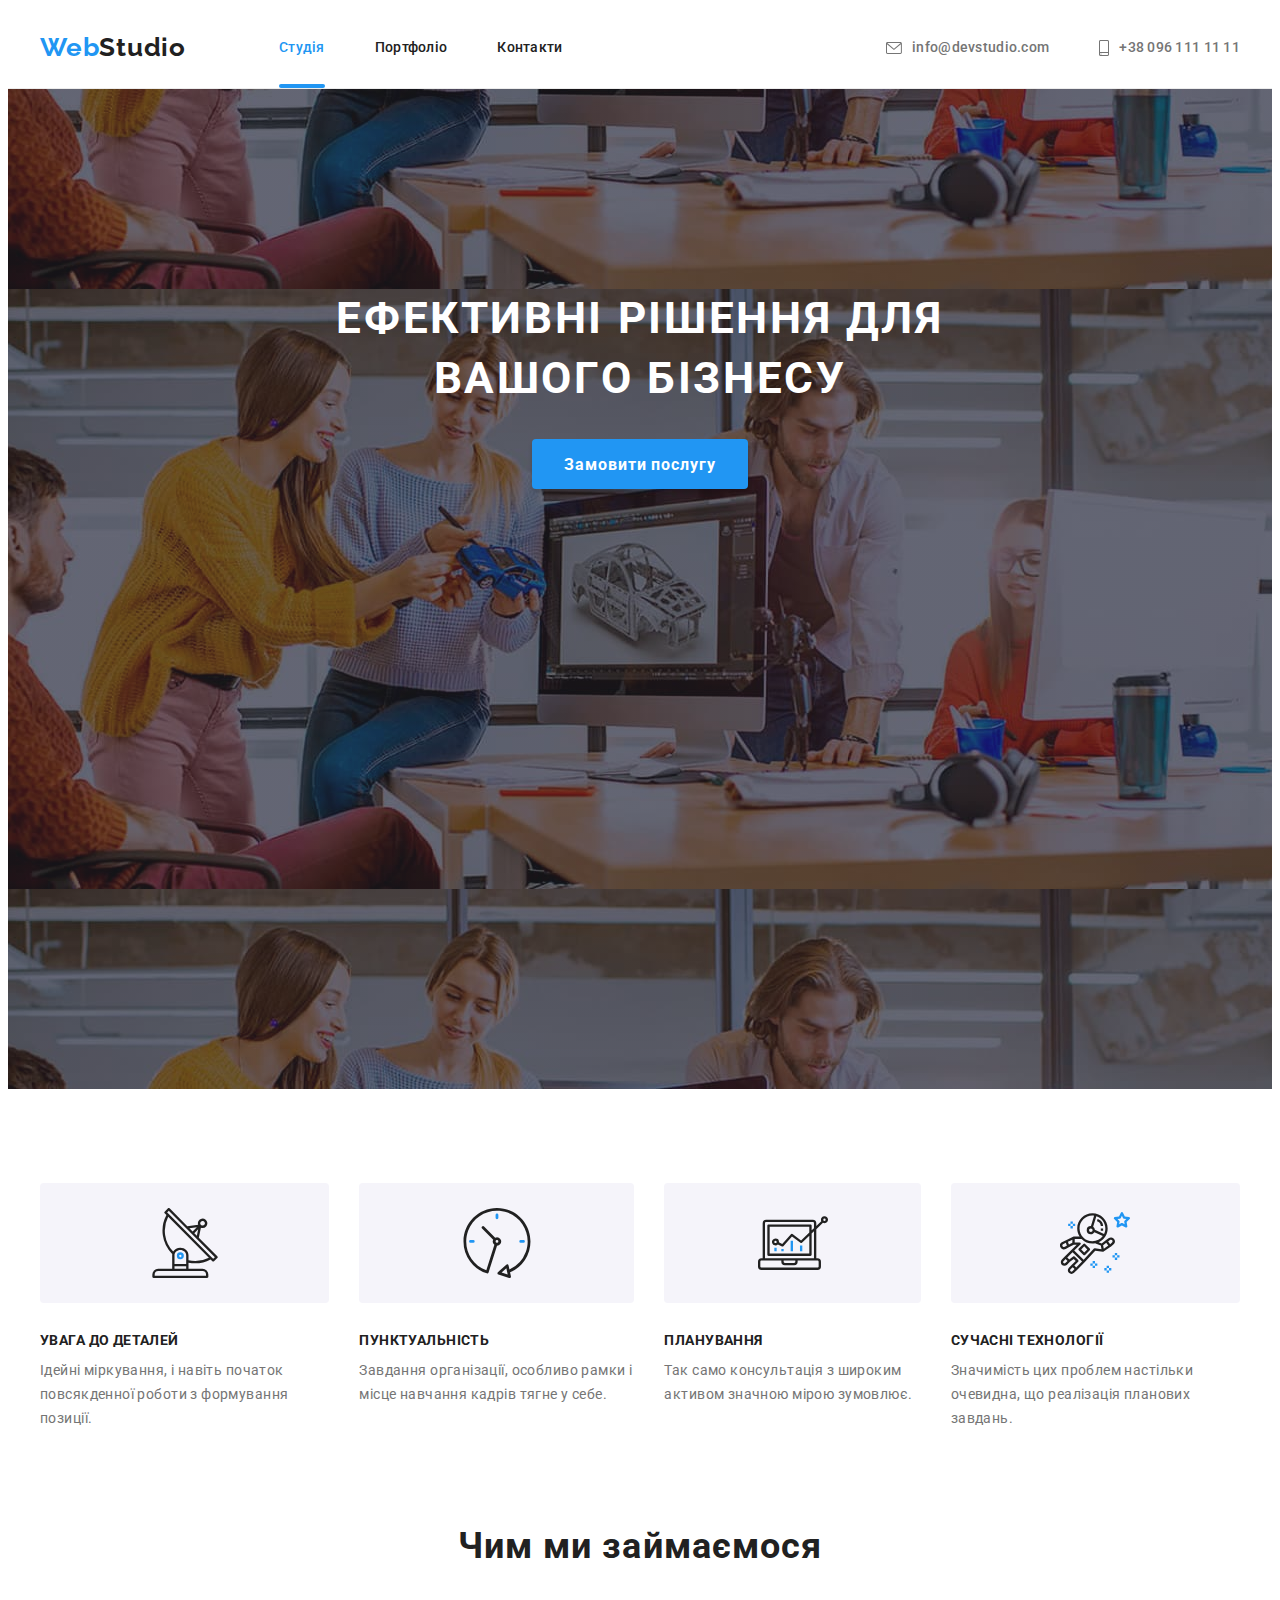
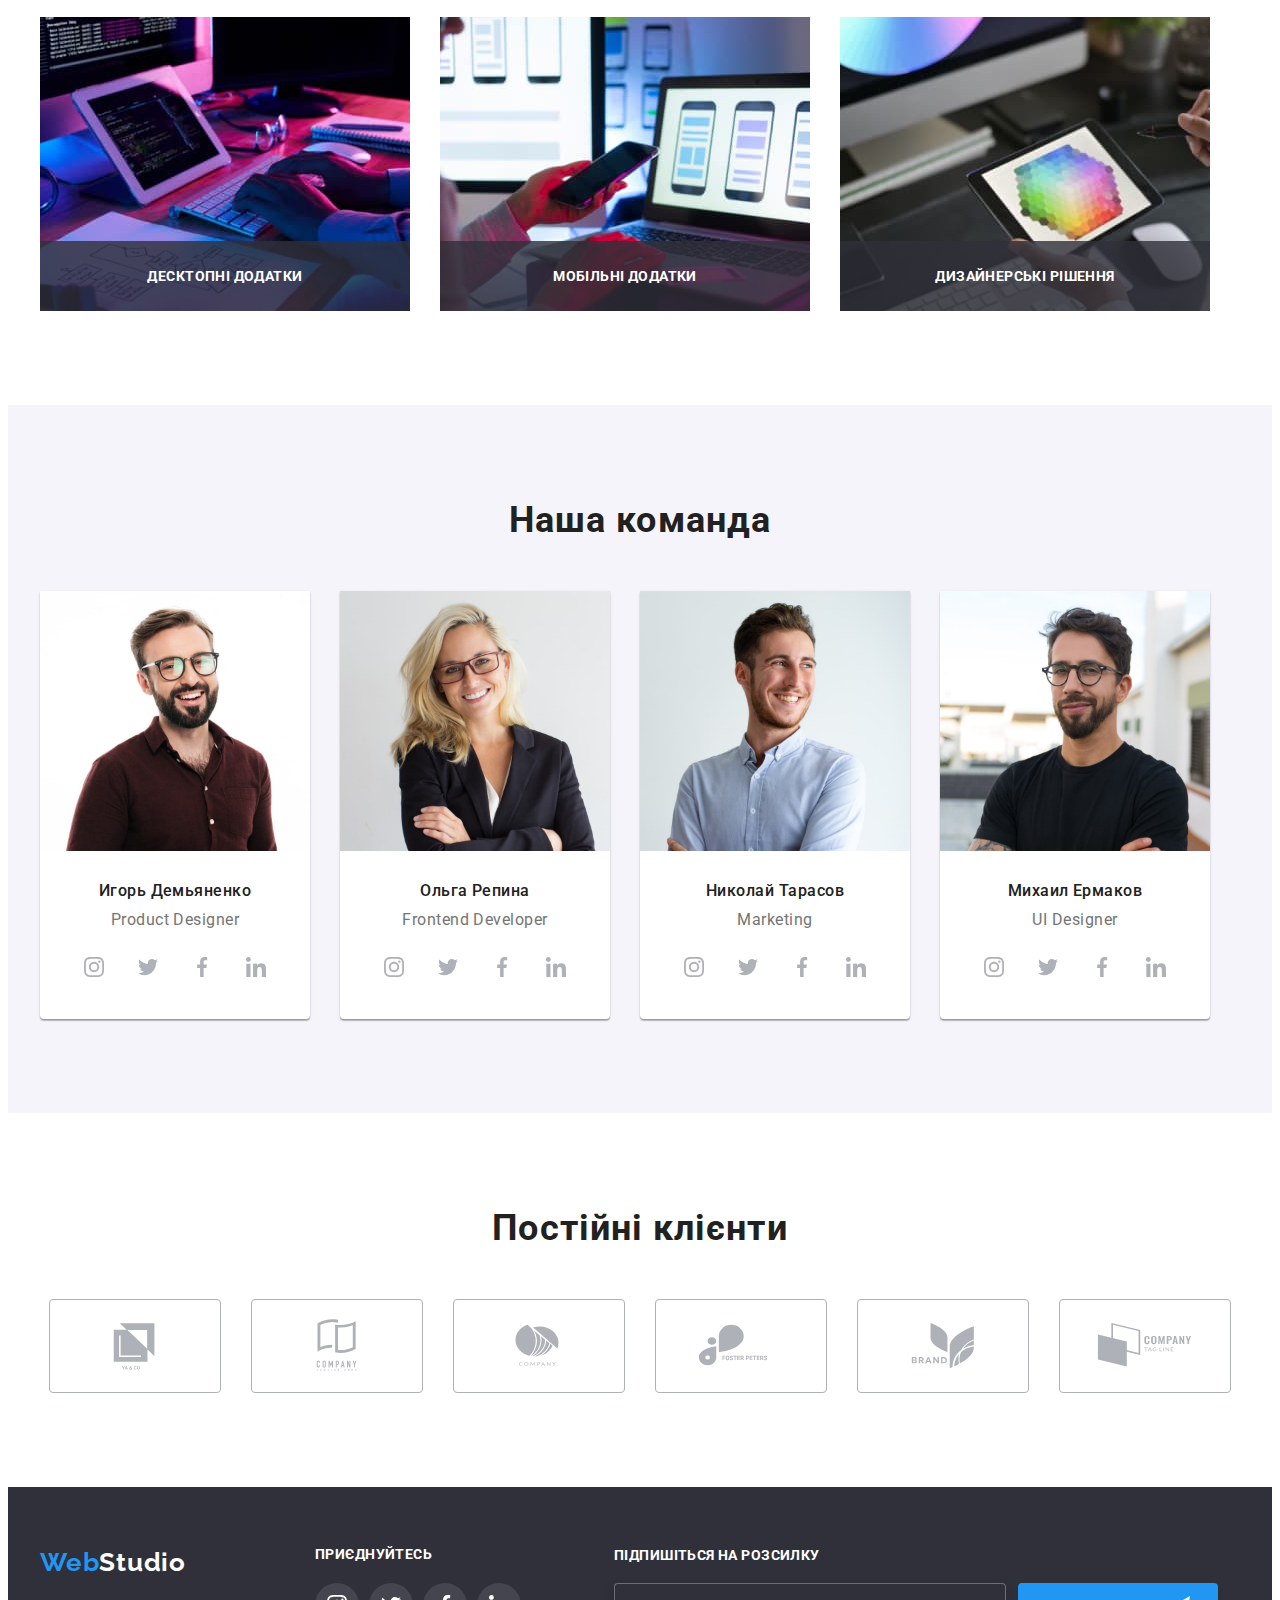
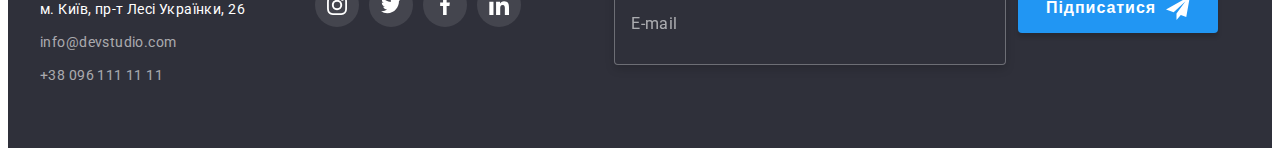
<file: index.html>
<!DOCTYPE html>
<html lang="uk">
  <head>
    <meta charset="UTF-8" />
    <meta http-equiv="X-UA-Compatible" content="IE=edge" />
    <meta name="viewport" content="width=device-width, initial-scale=1.0" />
    <link rel="preconnect" href="https://fonts.googleapis.com" />
    <link rel="preconnect" href="https://fonts.gstatic.com" crossorigin />
    <link
      href="https://fonts.googleapis.com/css2?family=Raleway:wght@700&family=Roboto:wght@400;500;700;900&display=swap"
      rel="stylesheet"
    />
    <title>WebStudio</title>
    <link
      rel="stylesheet"
      href="https://cdnjs.cloudflare.com/ajax/libs/modern-normalize/1.1.0/modern-normalize.min.css"
      integrity="sha512-wpPYUAdjBVSE4KJnH1VR1HeZfpl1ub8YT/NKx4PuQ5NmX2tKuGu6U/JRp5y+Y8XG2tV+wKQpNHVUX03MfMFn9Q=="
      crossorigin="anonymous"
      referrerpolicy="no-referrer"
    />
    <link rel="stylesheet" href="./css/style.css" />
  </head>
  <body>
    <header class="header">
      <div class="container main-nav">
        <nav class="header-nav">
          <a href="./index.html" class="logo link"
            >Web<span style="color: #212121">Studio</span>
          </a>
          <ul class="header-list list">
            <li class="header-item">
              <a href="" class="header-link link active">Студія</a>
            </li>
            <li class="header-item">
              <a href="./portfolio.html" class="header-link link">Портфоліо</a>
            </li>
            <li class="header-item">
              <a href="" class="header-link link">Контакти</a>
            </li>
          </ul>
        </nav>
        <ul class="header-contact-list list">
          <li class="item">
            <a href="malito:info@devstudio.com" class="header-contact">
              <svg class="mail-icon" width="16" height="12">
                <use href="./images/symbol-defs.svg#icon-envelope-1"></use>
              </svg>
              info@devstudio.com
            </a>
          </li>
          <li class="item">
            <a href="tel:+380961111111" class="header-contact">
              <svg class="mail-icon" width="10" height="16">
                <use href="./images/symbol-defs.svg#icon-smartphone-1"></use>
              </svg>
              +38 096 111 11 11</a
            >
          </li>
        </ul>
      </div>
    </header>

    <main>
      <section class="hero">
        <div class="container">
          <h1 class="hero-title">Ефективні рішення для вашого бізнесу</h1>
          <button type="button" class="hero-button" data-modal-open>
            Замовити послугу
          </button>
        </div>
      </section>

      <section class="peculiarities">
        <div class="container">
          <h2 hidden class="peculiarities-tittle">Ососбенности</h2>
          <ul class="peculiarities-list list">
            <li class="peculiarities-item">
              <h3>Увага до деталей</h3>
              <p>
                Ідейні міркування, і навіть початок повсякденної роботи з
                формування позиції.
              </p>
            </li>
            <li class="peculiarities-item">
              <h3>Пунктуальність</h3>
              <p>
                Завдання організації, особливо рамки і місце навчання кадрів
                тягне у себе.
              </p>
            </li>
            <li class="peculiarities-item">
              <h3>Планування</h3>
              <p>
                Так само консультація з широким активом значною мірою зумовлює.
              </p>
            </li>
            <li class="peculiarities-item">
              <h3>Сучасні технології</h3>
              <p>
                Значимість цих проблем настільки очевидна, що реалізація
                планових завдань.
              </p>
            </li>
          </ul>
        </div>
      </section>
      <section class="about">
        <div class="container">
          <h2 class="about-tittle">Чим ми займаємося</h2>
          <ul class="about-list list">
            <li class="about-item">
              <div class="text-abcolute">
                <img
                  src="./images/img-1.jpg"
                  alt="Людина набирає текст проекту"
                  width="370"
                  height="240"
                />
                <p class="text-up">Десктопні додатки</p>
              </div>
            </li>
            <li class="about-item">
              <div class="text-abcolute">
                <img
                  src="./images/img-2.jpg"
                  alt="Людина синхронізує ноутбук та мобильний телефон"
                  width="370"
                  height="240"
                />
                <p class="text-up">Мобільні додатки</p>
              </div>
            </li>
            <li class="about-item">
              <div class="text-abcolute">
                <img
                  src="./images/img-3.jpg"
                  alt="Людина выбирає колір з палітри"
                  width="370"
                  height="240"
                />
                <p class="text-up">Дизайнерські рішення</p>
              </div>
            </li>
          </ul>
        </div>
      </section>
      <section class="team">
        <div class="container">
          <h2 class="team-tittle">Наша команда</h2>
          <ul class="team-list list">
            <li class="team-item">
              <img
                src="./images/img-4.jpg"
                alt="Світлина працівника Игорь Демьяненко"
                width="270"
              />
              <h3>Игорь Демьяненко</h3>
              <p lang="en" class="team-text">Product Designer</p>
              <ul class="team-soc list">
                <li class="team-soc-icon">
                  <a href="" class="team-soc-link link">
                    <svg class="soc-icon" width="20" height="20">
                      <use href="./images/symbol-defs.svg#icon-instagram"></use>
                    </svg>
                  </a>
                </li>
                <li class="team-soc-icon">
                  <a href="" class="team-soc-link link">
                    <svg class="soc-icon" width="20" height="20">
                      <use href="./images/symbol-defs.svg#icon-twitter"></use>
                    </svg>
                  </a>
                </li>
                <li class="team-soc-icon">
                  <a href="" class="team-soc-link link">
                    <svg class="soc-icon" width="20" height="20">
                      <use href="./images/symbol-defs.svg#icon-facebook"></use>
                    </svg>
                  </a>
                </li>
                <li class="team-soc-icon">
                  <a href="" class="team-soc-link link">
                    <svg class="soc-icon" width="20" height="20">
                      <use href="./images/symbol-defs.svg#icon-linkedin"></use>
                    </svg>
                  </a>
                </li>
              </ul>
            </li>
            <li class="team-item">
              <img
                src="./images/img-5.jpg"
                alt="Світлина працівника Ольга Репина"
                width="270"
              />
              <h3>Ольга Репина</h3>
              <p lang="en" class="team-text">Frontend Developer</p>
              <ul class="team-soc list">
                <li class="team-soc-icon">
                  <a href="" class="team-soc-link link">
                    <svg class="soc-icon" width="20" height="20">
                      <use href="./images/symbol-defs.svg#icon-instagram"></use>
                    </svg>
                  </a>
                </li>
                <li class="team-soc-icon">
                  <a href="" class="team-soc-link link">
                    <svg class="soc-icon" width="20" height="20">
                      <use href="./images/symbol-defs.svg#icon-twitter"></use>
                    </svg>
                  </a>
                </li>
                <li class="team-soc-icon">
                  <a href="" class="team-soc-link link">
                    <svg class="soc-icon" width="20" height="20">
                      <use href="./images/symbol-defs.svg#icon-facebook"></use>
                    </svg>
                  </a>
                </li>
                <li class="team-soc-icon">
                  <a href="" class="team-soc-link link">
                    <svg class="soc-icon" width="20" height="20">
                      <use href="./images/symbol-defs.svg#icon-linkedin"></use>
                    </svg>
                  </a>
                </li>
              </ul>
            </li>
            <li class="team-item">
              <img
                src="./images/img-6.jpg"
                alt="Світлина працівника Николай Тарасов"
                width="270"
              />
              <h3>Николай Тарасов</h3>
              <p lang="en" class="team-text">Marketing</p>
              <ul class="team-soc list">
                <li class="team-soc-icon">
                  <a href="" class="team-soc-link link">
                    <svg class="soc-icon" width="20" height="20">
                      <use href="./images/symbol-defs.svg#icon-instagram"></use>
                    </svg>
                  </a>
                </li>
                <li class="team-soc-icon">
                  <a href="" class="team-soc-link link">
                    <svg class="soc-icon" width="20" height="20">
                      <use href="./images/symbol-defs.svg#icon-twitter"></use>
                    </svg>
                  </a>
                </li>
                <li class="team-soc-icon">
                  <a href="" class="team-soc-link link">
                    <svg class="soc-icon" width="20" height="20">
                      <use href="./images/symbol-defs.svg#icon-facebook"></use>
                    </svg>
                  </a>
                </li>
                <li class="team-soc-icon">
                  <a href="" class="team-soc-link link">
                    <svg class="soc-icon" width="20" height="20">
                      <use href="./images/symbol-defs.svg#icon-linkedin"></use>
                    </svg>
                  </a>
                </li>
              </ul>
            </li>
            <li class="team-item">
              <img
                src="./images/img-7.jpg"
                alt="Світлина працівника Михаил Ермаков"
                width="270"
              />
              <h3>Михаил Ермаков</h3>
              <p lang="en" class="team-text">UI Designer</p>
              <ul class="team-soc list">
                <li class="team-soc-icon">
                  <a href="" class="team-soc-link link">
                    <svg class="soc-icon" width="20" height="20">
                      <use href="./images/symbol-defs.svg#icon-instagram"></use>
                    </svg>
                  </a>
                </li>
                <li class="team-soc-icon">
                  <a href="" class="team-soc-link link">
                    <svg class="soc-icon" width="20" height="20">
                      <use href="./images/symbol-defs.svg#icon-twitter"></use>
                    </svg>
                  </a>
                </li>
                <li class="team-soc-icon">
                  <a href="" class="team-soc-link link">
                    <svg class="soc-icon" width="20" height="20">
                      <use href="./images/symbol-defs.svg#icon-facebook"></use>
                    </svg>
                  </a>
                </li>
                <li class="team-soc-icon">
                  <a href="" class="team-soc-link link">
                    <svg class="soc-icon" width="20" height="20">
                      <use href="./images/symbol-defs.svg#icon-linkedin"></use>
                    </svg>
                  </a>
                </li>
              </ul>
            </li>
          </ul>
        </div>
      </section>

      <section class="clients">
        <div class="container">
          <h2 class="clients-tittle">Постійні клієнти</h2>
          <ul class="clients-list list">
            <li class="client-item">
              <a href="" class="client-link link">
                <svg class="client-icon" width="106" height="60">
                  <use href="./images/symbol-defs.svg#icon-Logo-11"></use>
                </svg>
              </a>
            </li>
            <li class="client-item">
              <a href="" class="client-link link">
                <svg class="client-icon" width="106" height="60">
                  <use href="./images/symbol-defs.svg#icon-Logo-1"></use>
                </svg>
              </a>
            </li>
            <li class="client-item">
              <a href="" class="client-link link">
                <svg class="client-icon" width="106" height="60">
                  <use href="./images/symbol-defs.svg#icon-Logo-2"></use>
                </svg>
              </a>
            </li>
            <li class="client-item">
              <a href="" class="client-link link">
                <svg class="client-icon" width="106" height="60">
                  <use href="./images/symbol-defs.svg#icon-Logo-3"></use>
                </svg>
              </a>
            </li>
            <li class="client-item">
              <a href="" class="client-link link">
                <svg class="client-icon" width="106" height="60">
                  <use href="./images/symbol-defs.svg#icon-Logo-4"></use>
                </svg>
              </a>
            </li>
            <li class="client-item">
              <a href="" class="client-link link">
                <svg class="client-icon" width="106" height="60">
                  <use href="./images/symbol-defs.svg#icon-Logo-6"></use>
                </svg>
              </a>
            </li>
          </ul>
        </div>
      </section>
    </main>
    <footer class="footer">
      <div class="container box-contacts">
        <div class="contacts">
          <a href="./index.html" class="link footer-logo"
            >Web<span style="color: #ffff">Studio</span></a
          >
          <address class="address-soc">
            <ul class="footer-list list">
              <li class="footer-item">
                <a
                  href=" https://goo.gl/maps/LfRihioMRKPNniMt5"
                  target="_blank"
                  class="link"
                >
                  м. Київ, пр-т Лесі Українки, 26</a
                >
              </li>
              <li class="footer-item">
                <a href="malito:info@devstudio.com" class="footer-list link"
                  >info@devstudio.com</a
                >
              </li>
              <li class="footer-item">
                <a href="tel:+380961111111" class="footer-list link">
                  +38 096 111 11 11</a
                >
              </li>
            </ul>
          </address>
        </div>

        <div class="soc">
          <h3>приєднуйтесь</h3>
          <ul class="footer-soc">
            <li class="footer-soc-list list">
              <a href="" class="footer-soc-link link">
                <svg class="footer-icon" width="20" height="20">
                  <use href="./images/symbol-defs.svg#icon-instagram"></use>
                </svg>
              </a>
            </li>
            <li class="footer-soc-list list">
              <a href="" class="footer-soc-link link"
                ><svg class="footer-icon" width="20" height="20">
                  <use href="./images/symbol-defs.svg#icon-twitter"></use>
                </svg>
              </a>
            </li>
            <li class="footer-soc-list list">
              <a href="" class="footer-soc-link link"
                ><svg class="footer-icon" width="20" height="20">
                  <use href="./images/symbol-defs.svg#icon-facebook"></use>
                </svg>
              </a>
            </li>
            <li class="footer-soc-list list">
              <a href="" class="footer-soc-link link">
                <svg class="footer-icon" width="20" height="20">
                  <use href="./images/symbol-defs.svg#icon-linkedin"></use>
                </svg>
              </a>
            </li>
          </ul>
        </div>
        <div class="form-field">
          <p class="footer-label">Підпишіться на розсилку</p>
          <form class="footer-form">
            <input
              class="footer-input"
              type="email"
              name="email"
              id="footer-email"
              placeholder="E-mail"
            />
            <button class="footer-button" type="submit">
              Підписатися
              <svg class="btn-icon" width="24" height="24">
                <use href="./images/symbol-defs.svg#icon-icon-send-1"></use>
              </svg>
            </button>
          </form>
        </div>
      </div>
    </footer>
    <div class="backdrop is-hidden" data-modal>
      <div class="modal">
        <button type="button" class="modal-clouse" data-modal-close>
          <svg class="modal-icon" width="18" height="18">
            <use
              href="./images/symbol-defs.svg#icon-close-black-18dp-2-1-2-1"
            ></use>
          </svg>
        </button>
        <p class="modal-title">Залиште свої дані, ми вам передзвонимо</p>
        <form name="modal-form" class="modal-form">
          <div class="modal-field">
            <label class="modal-label" for="user-name">Ім'я </label>
            <div class="input-wrap">
              <input
                class="modal-input"
                type="text"
                name="user-name"
                id="user-name"
              />
              <svg class="form-icon" width="18" height="18">
                <use
                  href="./images/symbol-defs.svg#icon-person-black-18dp-1-1"
                ></use>
              </svg>
            </div>
          </div>
          <div class="modal-field">
            <label class="modal-label" for="tel">Телефон </label>
            <div class="input-wrap">
              <input class="modal-input" type="tel" name="tel" id="tel" />
              <svg class="form-icon" width="18" height="18">
                <use
                  href="./images/symbol-defs.svg#icon-phone-black-18dp-1-1"
                ></use>
              </svg>
            </div>
          </div>
          <div class="modal-field">
            <label class="modal-label" for="email">Пошта</label>
            <div class="input-wrap">
              <input class="modal-input" type="email" name="email" id="email" />
              <svg class="form-icon" width="18" height="18">
                <use
                  href="./images/symbol-defs.svg#icon-email-black-18dp-1-1"
                ></use>
              </svg>
            </div>
          </div>
          <div class="comment">
            <label class="modal-label" for="comment">Коментар</label>
            <textarea
              class="modal-text"
              name="comment"
              id="comment"
              placeholder="Введіть текст"
            ></textarea>
          </div>
          <div class="chek">
            <input
              class="checkbox visually-hidden"
              type="checkbox"
              name="agreement"
              id="agreement"
              required
            />
            <label class="chek-text" for="agreement">
              <svg class="chek-icon" width="16" height="15">
                <use href="./images/symbol-defs.svg#icon-icon-check-1"></use>
              </svg>
              <svg class="chek-icon-cheked" width="16" height="15">
                <use href="./images/symbol-defs.svg#icon-icon-check-2"></use>
              </svg>
              Погоджуюся з розсилкою та приймаю
              <a href="" class="modal-link">Умови договору</a>
            </label>
          </div>
          <button type="submit" class="form-button">Відправити</button>
        </form>
      </div>
    </div>
    <script src="./js/modal.js"></script>
  </body>
</html>
</file>
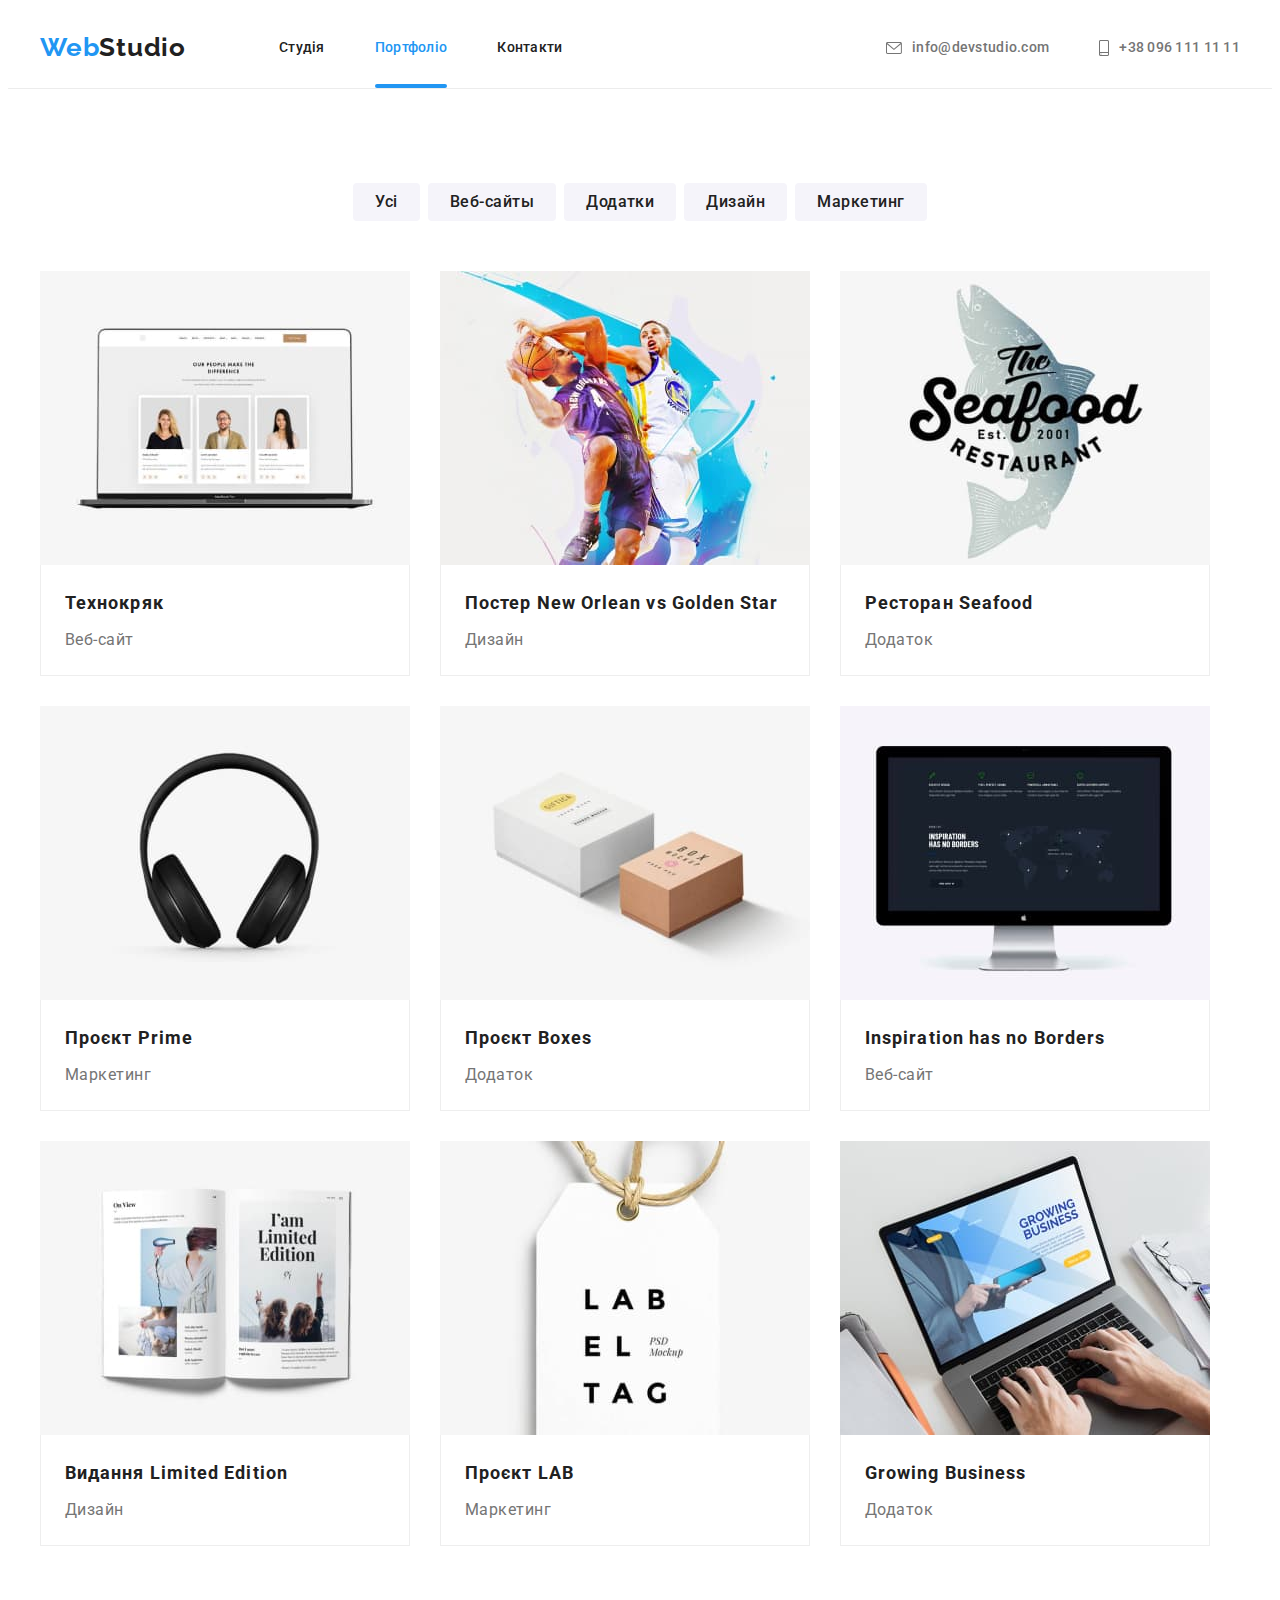
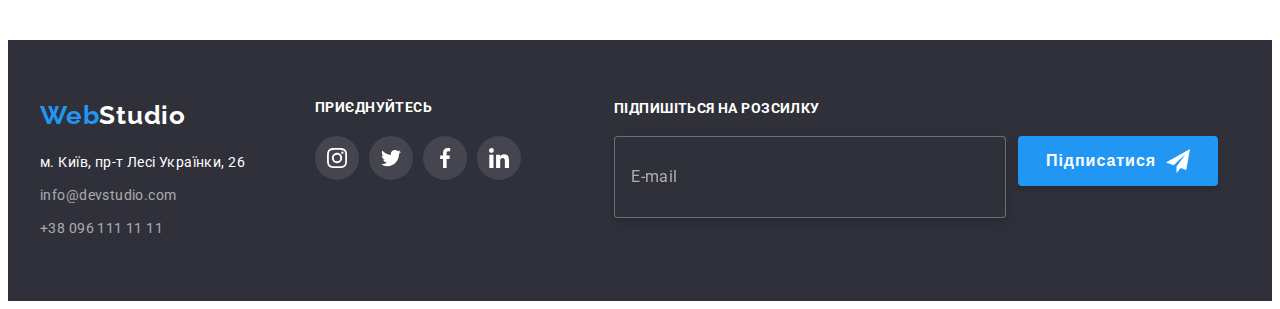
<file: portfolio.html>
<!DOCTYPE html>
<html lang="uk">
  <head>
    <meta charset="UTF-8" />
    <meta http-equiv="X-UA-Compatible" content="IE=edge" />
    <meta name="viewport" content="width=device-width, initial-scale=1.0" />
    <link rel="preconnect" href="https://fonts.googleapis.com" />
    <link rel="preconnect" href="https://fonts.gstatic.com" crossorigin />
    <link
      href="https://fonts.googleapis.com/css2?family=Raleway:wght@700&family=Roboto:wght@400;500;700;900&display=swap"
      rel="stylesheet"
    />
    <title>Портфолио</title>
    <link
      rel="stylesheet"
      href="https://cdnjs.cloudflare.com/ajax/libs/modern-normalize/1.1.0/modern-normalize.min.css"
      integrity="sha512-wpPYUAdjBVSE4KJnH1VR1HeZfpl1ub8YT/NKx4PuQ5NmX2tKuGu6U/JRp5y+Y8XG2tV+wKQpNHVUX03MfMFn9Q=="
      crossorigin="anonymous"
      referrerpolicy="no-referrer"
    />

    <link rel="stylesheet" href="./css/style.css" />
  </head>
  <body>
    <header class="header">
      <div class="container main-nav">
        <nav class="header-nav">
          <a href="./index.html" class="logo link"
            >Web<span style="color: #212121">Studio</span>
          </a>
          <ul class="header-list list">
            <li class="header-item">
              <a href="./index.html" class="header-link link">Студія</a>
            </li>
            <li class="header-item">
              <a href="./portfolio.html" class="header-link link active"
                >Портфоліо</a
              >
            </li>
            <li class="header-item">
              <a href="" class="header-link link">Контакти</a>
            </li>
          </ul>
        </nav>
        <ul class="header-contact-list list">
          <li class="item">
            <a href="malito:info@devstudio.com" class="header-contact">
              <svg class="mail-icon" width="16" height="12">
                <use href="./images/symbol-defs.svg#icon-envelope-1"></use>
              </svg>
              info@devstudio.com
            </a>
          </li>
          <li class="item">
            <a href="tel:+380961111111" class="header-contact">
              <svg class="mail-icon" width="10" height="16">
                <use href="./images/symbol-defs.svg#icon-smartphone-1"></use>
              </svg>
              +38 096 111 11 11</a
            >
          </li>
        </ul>
      </div>
    </header>
    <main>
      <section class="portfolio-list">
        <div class="container portfolio-nav">
          <ul class="list box">
            <li class="portfolio-item">
              <button class="portfolio-button" type="button">Усі</button>
            </li>
            <li class="portfolio-item">
              <button class="portfolio-button" type="button">Веб-сайты</button>
            </li>
            <li class="portfolio-item">
              <button class="portfolio-button" type="button">Додатки</button>
            </li>
            <li class="portfolio-item">
              <button class="portfolio-button" type="button">Дизайн</button>
            </li>
            <li class="portfolio-item">
              <button class="portfolio-button" type="button">Маркетинг</button>
            </li>
          </ul>

          <ul class="gallery list">
            <li class="gallery-item">
              <a href="" class="link gallery-link">
                <div class="gallery-abcolute">
                  <img src="./images/img-portfolio-1.jpg" alt="Ноутбук" />

                  <p class="text-gallery-abcolute">
                    Ресурс пропонує комплексні пропозиції з різним рівнем
                    функціоналу та сервісів. Все це дозволить відвідувачу
                    отримати вичерпні відомості про компанію чи приватну особу.
                  </p>
                </div>
                <div class="text-container">
                  <h2>Технокряк</h2>
                  <p>Веб-сайт</p>
                </div>
              </a>
            </li>
            <li class="gallery-item">
              <a href="" class="link gallery-link">
                <div class="gallery-abcolute">
                  <img
                    src="./images/img-portfolio-2.jpg"
                    alt="Два
                  баскетболиста"
                  />
                  <p class="text-gallery-abcolute">
                    Ресурс пропонує комплексні пропозиції з різним рівнем
                    функціоналу та сервісів. Все це дозволить відвідувачу
                    отримати вичерпні відомості про компанію чи приватну особу.
                  </p>
                </div>

                <div class="text-container">
                  <h2>Постер New Orlean vs Golden Star</h2>
                  <p>Дизайн</p>
                </div>
              </a>
            </li>
            <li class="gallery-item">
              <a href="" class="link gallery-link">
                <div class="gallery-abcolute">
                  <img
                    src="./images/img-portfolio-3.jpg"
                    alt=" постер ресторана
                  Морепродукты"
                  />
                  <p class="text-gallery-abcolute">
                    Ресурс пропонує комплексні пропозиції з різним рівнем
                    функціоналу та сервісів. Все це дозволить відвідувачу
                    отримати вичерпні відомості про компанію чи приватну особу.
                  </p>
                </div>

                <div class="text-container">
                  <h2>Ресторан Seafood</h2>
                  <p>Додаток</p>
                </div>
              </a>
            </li>
            <li class="gallery-item">
              <a href="" class="link gallery-link">
                <div class="gallery-abcolute">
                  <img src="./images/img-portfolio-4.jpg" alt="наушники" />
                  <p class="text-gallery-abcolute">
                    Ресурс пропонує комплексні пропозиції з різним рівнем
                    функціоналу та сервісів. Все це дозволить відвідувачу
                    отримати вичерпні відомості про компанію чи приватну особу.
                  </p>
                </div>

                <div class="text-container">
                  <h2>Проєкт Prime</h2>
                  <p>Маркетинг</p>
                </div>
              </a>
            </li>
            <li class="gallery-item">
              <a href="" class="link gallery-link">
                <div class="gallery-abcolute">
                  <img
                    src="./images/img-portfolio-5.jpg"
                    alt="Картонные
                  коробки"
                  />
                  <p class="text-gallery-abcolute">
                    Ресурс пропонує комплексні пропозиції з різним рівнем
                    функціоналу та сервісів. Все це дозволить відвідувачу
                    отримати вичерпні відомості про компанію чи приватну особу.
                  </p>
                </div>

                <div class="text-container">
                  <h2>Проєкт Boxes</h2>
                  <p>Додаток</p>
                </div>
              </a>
            </li>
            <li class="gallery-item">
              <a href="" class="link gallery-link">
                <div class="gallery-abcolute">
                  <img
                    src="./images/img-portfolio-6.jpg"
                    alt="монитор
                  компьютера"
                  />
                  <p class="text-gallery-abcolute">
                    Ресурс пропонує комплексні пропозиції з різним рівнем
                    функціоналу та сервісів. Все це дозволить відвідувачу
                    отримати вичерпні відомості про компанію чи приватну особу.
                  </p>
                </div>

                <div class="text-container">
                  <h2 lang="en">Inspiration has no Borders</h2>
                  <p>Веб-сайт</p>
                </div>
              </a>
            </li>
            <li class="gallery-item">
              <a href="" class="link gallery-link">
                <div class="gallery-abcolute">
                  <img
                    src="./images/img-portfolio-7.jpg"
                    alt="раскрытая книга"
                  />
                  <p class="text-gallery-abcolute">
                    Ресурс пропонує комплексні пропозиції з різним рівнем
                    функціоналу та сервісів. Все це дозволить відвідувачу
                    отримати вичерпні відомості про компанію чи приватну особу.
                  </p>
                </div>

                <div class="text-container">
                  <h2>Видання Limited Edition</h2>
                  <p>Дизайн</p>
                </div>
              </a>
            </li>
            <li class="gallery-item">
              <a href="" class="link gallery-link">
                <div class="gallery-abcolute">
                  <img
                    src="./images/img-portfolio-8.jpg"
                    alt=" бирка с буквами"
                  />
                  <p class="text-gallery-abcolute">
                    Ресурс пропонує комплексні пропозиції з різним рівнем
                    функціоналу та сервісів. Все це дозволить відвідувачу
                    отримати вичерпні відомості про компанію чи приватну особу.
                  </p>
                </div>

                <div class="text-container">
                  <h2>Проєкт LAB</h2>
                  <p>Маркетинг</p>
                </div>
              </a>
            </li>
            <li class="gallery-item">
              <a href="" class="link gallery-link">
                <div class="gallery-abcolute">
                  <img
                    src="./images/img-portfolio-9.jpg"
                    alt="человек набирает
                  текст на клавиатуре ноутбука"
                  />
                  <p class="text-gallery-abcolute">
                    Ресурс пропонує комплексні пропозиції з різним рівнем
                    функціоналу та сервісів. Все це дозволить відвідувачу
                    отримати вичерпні відомості про компанію чи приватну особу.
                  </p>
                </div>

                <div class="text-container">
                  <h2 lang="en">Growing Business</h2>
                  <p>Додаток</p>
                </div>
              </a>
            </li>
          </ul>
        </div>
      </section>
    </main>
    <footer class="footer">
      <div class="container box-contacts">
        <div class="contacts">
          <a href="./index.html" class="link footer-logo"
            >Web<span style="color: #ffff">Studio</span></a
          >
          <address class="address-soc">
            <ul class="footer-list list">
              <li class="footer-item">
                <a
                  href=" https://goo.gl/maps/LfRihioMRKPNniMt5"
                  target="_blank"
                  class="link"
                >
                  м. Київ, пр-т Лесі Українки, 26</a
                >
              </li>
              <li class="footer-item">
                <a href="malito:info@devstudio.com" class="footer-list link"
                  >info@devstudio.com</a
                >
              </li>
              <li class="footer-item">
                <a href="tel:+380961111111" class="footer-list link">
                  +38 096 111 11 11</a
                >
              </li>
            </ul>
          </address>
        </div>

        <div class="soc">
          <h3>приєднуйтесь</h3>
          <ul class="footer-soc">
            <li class="footer-soc-list list">
              <a href="" class="footer-soc-link link">
                <svg class="footer-icon" width="20" height="20">
                  <use href="./images/symbol-defs.svg#icon-instagram"></use>
                </svg>
              </a>
            </li>
            <li class="footer-soc-list list">
              <a href="" class="footer-soc-link link"
                ><svg class="footer-icon" width="20" height="20">
                  <use href="./images/symbol-defs.svg#icon-twitter"></use>
                </svg>
              </a>
            </li>
            <li class="footer-soc-list list">
              <a href="" class="footer-soc-link link"
                ><svg class="footer-icon" width="20" height="20">
                  <use href="./images/symbol-defs.svg#icon-facebook"></use>
                </svg>
              </a>
            </li>
            <li class="footer-soc-list list">
              <a href="" class="footer-soc-link link"
                ><svg class="footer-icon" width="20" height="20">
                  <use href="./images/symbol-defs.svg#icon-linkedin"></use>
                </svg>
              </a>
            </li>
          </ul>
        </div>
        <div class="form-field">
          <p class="footer-label">Підпишіться на розсилку</p>
          <form class="footer-form">
            <input
              class="footer-input"
              type="email"
              name="email"
              id="footer-email"
              placeholder="E-mail"
            />
            <button class="footer-button" type="submit">
              Підписатися
              <svg class="btn-icon" width="24" height="24">
                <use href="./images/symbol-defs.svg#icon-icon-send-1"></use>
              </svg>
            </button>
          </form>
        </div>
      </div>
    </footer>
  </body>
</html>
</file>
<file: css/style.css>
:root {
  --main-text-color: #212121;
  --second-text-color: #757575;
  --text-buttom-color: #ffffff;
  --acent-color: #2196f3;
  --bgr-color-acent: #2f303a;
  --bgr-color:#E5E5E5;
  --bgr-second-color :#F5F4FA;
 
}
.link {
  text-decoration: none;
}
.list
{list-style: none; }

body {
  font-family: "Roboto", sans-serif;
  background-color: #fff;}

 p,h1,h2,h3,h4,h5,h6 {
  margin: 0;
 }
 ul, ol{
margin: 0;
padding: 0;}

img {display: block;
  min-width: 100%;
  height: auto;}
  /*---------------HEADER----------------- */
.logo {
  color: var(--acent-color);
  font-family: Raleway;
  font-style: normal;
  font-weight: 700;
  font-size: 26px;
  line-height: 1.19;
  letter-spacing: 0.03em;

  display: inline-block;
  padding-top: 24px;
  padding-bottom: 25px;
  
}
 
.header{
  background-color: var(--text-buttom-color);
border-bottom: 1px solid #ECECEC;
}
.main-nav{
display: flex;
align-items: center;}

.header-nav{
  display: flex;
}

.header-list{
display: flex;
margin-left: 93px;}


.header-list .header-item:not(:last-child){
  margin-right: 50px;
}

.header-link {
  display: block;
  padding-top: 32px;
  padding-bottom: 32px;
  
  color: var(--main-text-color);
  font-weight: 500;
  font-size: 14px;
  line-height: 1.14;
  letter-spacing: 0.02em;
  text-decoration: none;
  transition: color 250ms cubic-bezier(0.4, 0, 0.2, 1)
 }


.header-link:hover,
.header-link:focus {
  color: var(--acent-color);
}

.header-contact-list {
display: flex;
margin-left: auto;
align-items: center;}

.header-contact-list .item + .item{
  margin-left: 50px; ;
}
.active {
  position: relative;
  color: #2196F3;
}

.active::after {
  content: '';
  position: absolute;
  bottom: 0;
  left: 0;
  width: 100%;
  height: 4px;
  background: #2196F3;
  border-radius: 2px;
}
.header-contact  {
 display:  flex;
 padding-top: 32px;
 padding-bottom: 32px;
 align-items: center;

 color:var(--second-text-color);
 font-weight: 500;
 font-size: 14px;
 line-height: 1.14;
 letter-spacing: 0.02em;
 text-decoration: none;
 transition: color 250ms cubic-bezier(0.4, 0, 0.2, 1 );
}

.header-contact:hover, .header-contact:focus{
  color: var(--acent-color);
}

.mail-icon {
  fill: currentColor;
  margin-right: 10px;
}

.container {
  width: 1200px;
  margin-left: auto;
  margin-right: auto;
  padding-left: 15px;
  padding-right: 15px;
 }
/* ---------------------HERO----------------------------- */
.hero{
   background-color:var(--bgr-color-acent);
   padding-top: 200px;
   padding-bottom: 200px;
   background-image:linear-gradient(
    rgba(47, 48, 58, 0.4),
   rgba(47, 48, 58, 0.4)
   ),
    url(../images/hero-bg.jpg);
    max-width: 1600px;
    height: 600px;
    margin-right: auto;
    margin-left: auto;
    background-position: center;
}
  .hero>.container{
    
    text-align: center;
  }
.hero-title {
  margin-left: auto;
  margin-right: auto;
  margin-bottom: 30px;
  max-width: 696px;  

  font-size: 44px; 
  line-height: 1.36;
  letter-spacing: 0.06em;
  text-transform: uppercase;
  color: var(--text-buttom-color);
}
  .hero-button {
  min-width: 200px;
  height: 50px;
  padding: 11px 32px;

  border: transparent;
  font-family: "Roboto",sans-serif;
  font-weight: 700;
  font-size: 16px;
  line-height: 1.88;
  color: var(--text-buttom-color);
  text-align: center;
  letter-spacing: 0.06em;
  background: var(--acent-color);
  box-shadow: 0px 4px 4px rgba(0, 0, 0, 0.15);
  border-radius: 4px;
  cursor: pointer;

}
/* ---------------------SECTION PECULIARITIES------------------------ */
.peculiarities-list{
  display: flex;
  gap: 30px;
 
}
.peculiarities{
  padding-top: 94px;
 
}
.peculiarities-list h3 {
    margin-bottom: 10px;
  font-weight: 700;
  font-size: 14px;
  line-height: 1.14;
  letter-spacing: 0.03em;
  text-transform: uppercase;
  font-family: 'Roboto';
  font-style: normal;
  color:var(--main-text-color);
}
.peculiarities-item::before {
  content: '';
 
  height: 120px;
background-color:#F5F4FA;
  border-radius: 4px;
display: block;
margin-bottom: 30px;
justify-content: center;
background-repeat: no-repeat;
background-position: center;
}

.peculiarities-item:nth-child(1)::before {
background-image: url(../images/antenna.svg);
}

.peculiarities-item:nth-child(2)::before {
  background-image: url(../images/clock.svg);
}

.peculiarities-item:nth-child(3)::before {
  background-image: url(../images/diagram.svg);
}

.peculiarities-item:nth-child(4)::before {
  background-image: url(../images/astronaut.svg);
}

.peculiarities-item >p {
  font-family: "Roboto";
  font-style: normal;
  font-weight: 400;
  font-size: 14px;
  line-height: 1.71;
  letter-spacing: 0.03em;
  color: var(--second-text-color);
}
/* -------------------------SECTION ABOUT------------------------------ */
.about-tittle,
.team-tittle,.clients-tittle {
  margin-bottom: 50px;
  font-family: 'Roboto';
  font-style: normal;
  font-weight: 700;
  font-size: 36px;
  line-height: 1.17;
  text-align: center;
  letter-spacing: 0.03em;
  color: var(--main-text-color);
}

.about {
  padding-top: 94px;
  padding-bottom: 94px;
}
.about-list{
 display: flex;
 gap: 30px;
}

.about-item{ 
  width: calc((100%-60)/3);
}

.text-abcolute{
  position: relative;
}

.text-up{
  position: absolute;
  width: 100%;
  height: 70px;
  bottom: 0;
  display: flex;
  font-weight: 700;
  font-size: 14px;
  line-height: 16px;
  align-items: center;
  justify-content: center;
  letter-spacing: 0.03em;
  text-transform: uppercase;
  text-align: center;
  color: #FFFFFF;
  background-color:rgba(47, 48, 58, 0.8);

}
/* ---------------------SECTION TEAM----------------------- */
.team{
  background-color: var(--bgr-second-color);
  padding-top: 94px;
  padding-bottom: 94px;
}

.team-list{
  display: flex;
}

.team-list .team-item + .team-item{
  margin-left: 30px;
}

.team-list  h3 {
  font-weight: 500;
  font-size: 16px;
  line-height: 1.19;
  letter-spacing: 0.03em;
  color: var(--main-text-color);
}
.team-item{
  background-color: #ffffff;
  border-radius: 0px 0px 4px 4px;
  box-shadow: 0px 1px 3px rgba(0, 0, 0, 0.12),
   0px 1px 1px rgba(0, 0, 0, 0.14), 
  0px 2px 1px rgba(0, 0, 0, 0.2);
}
.team-item p {
  margin-bottom: 16px;
  text-align: center;

  font-style: normal;
  font-weight: 400;
  font-size: 16px;
  line-height: 1.19;
  letter-spacing: 0.03em;
  color: var(--second-text-color);
}
.team-item h3{
  padding-top: 30px;
  margin-bottom: 10px;

  font-family: 'Roboto';
  font-style: normal;
  font-weight: 500;
  font-size: 16px;
  line-height: 1.19;
  text-align: center;
  letter-spacing: 0.03em;
}

.team-soc{
  display: flex;
  justify-content: center;
  gap: 10px;
  padding-bottom: 30px;
}

.soc-icon{
  fill: #AFB1B8;
  transition: fill 250ms cubic-bezier(0.4, 0, 0.2, 1)
}

.team-soc-link{
  width: 44px;
  height: 44px;
 border-radius:  50%;
 display: flex;
 align-items: center;
 justify-content: center;
 background-color:transparent;
 transition: background-color 250ms cubic-bezier(0.4, 0, 0.2, 1)
}

.team-soc-link:hover, .team-soc-link:focus{
  background-color: #2196f3;
}

.team-soc-link:hover .soc-icon{
  fill: #fff;
}

.team-soc-link:focus .soc-icon {
  fill: #fff;
 
}

/* ---------------SECTION CLIENTS --------------------------- */
.clients{
  padding-top: 94px;
  padding-bottom: 94px;
}

.clients-list{
  display: flex;
  justify-content: center;
  gap: 30px;
}

.client-link {
  display: flex;
  justify-content: center;
  align-items: center;
 
  width: 170px;
  height: 92px;
  border: 1px solid #AFB1B8;
  border-radius: 4px;
  transition: border-color 250ms cubic-bezier(0.4, 0, 0.2, 1);
  }

.client-link:hover{
  border-color:  #2196F3;
}

.client-link:hover .client-icon{
  fill:#2196F3; ;
}
.client-icon{
  fill: #AFB1B8;
  transition: fill 250ms cubic-bezier(0.4, 0, 0.2, 1)
}
/* -------------------------------FOOTER--------------------------- */
.footer {
  background-color: var(--bgr-color-acent);
  padding-top: 60px;
  padding-bottom: 60px;
}

.footer-logo {
 display: block;
 margin-bottom: 20px;
 
color: var(--acent-color);
font-family: Raleway;
font-style: normal;
font-weight: 700;
font-size: 26px;
line-height: 1.19;
letter-spacing: 0.03em;}


  .footer-item>a {
  font-style: normal;
  font-size: 14px;
  line-height: 1.71;
  letter-spacing: 0.03em;
  color: rgba(255, 255, 255, 0.6);
  }
.footer-list{
  transition: color 250ms cubic-bezier(0.4, 0, 0.2, 1);
  }

 .footer-list:hover,.footer-list:focus{
  color: var(--acent-color);
 }
 .footer-item:nth-child(n+2) {
  margin-top: 9px;
 }

a[href=" https://goo.gl/maps/LfRihioMRKPNniMt5"]
{
  color: var(--text-buttom-color);
  font-style: normal;
  font-weight: 400;
  font-size: 14px;
  line-height: 1.71;
  letter-spacing: 0.03em;
  transition: color 250ms cubic-bezier(0.4, 0, 0.2, 1);
}
a[href=" https://goo.gl/maps/LfRihioMRKPNniMt5"]:hover{
  color:var(--acent-color);
}
.footer-soc{
  display: flex;
  justify-content: start;
  gap: 10px;
}
.footer-soc-link{
  width: 44px;
  height: 44px;
  border-radius: 50%;
  display: flex;
  align-items: center;
  justify-content: center;
  background-color: rgba(255, 255, 255, 0.1);
  top: 50%;
  transition: background-color 250ms cubic-bezier(0.4, 0, 0.2, 1);
  } 

.footer-soc-link:hover, .footer-soc-link:focus{
  background-color: #2196F3;
}
.footer-icon{
  fill: #FFFFFF;
}
.footer-form{
  width: 100%;
}
.footer-label{
  margin-bottom: 20px;
  width: 100%;
  font-weight: 700;
 font-size: 14px;
    line-height: 16px;
    letter-spacing: 0.03em;
    text-transform: uppercase;
  
    color: #FFFFFF;
}

.footer-input{
  width: 358px;
  height: 50px;
 padding: 15px 16px;
 margin-right: 12px;
 background-color: #2F303A;;
 border: 1px solid rgba(255, 255, 255, 0.3);
 color: #FFFFFF;
  filter: drop-shadow(0px 4px 4px rgba(0, 0, 0, 0.15));
  border-radius: 4px;
  transition: border-color 250ms cubic-bezier(0.4, 0, 0.2, 1);
}
.footer-input::placeholder{
  font-family: 'Roboto';
    font-style: normal;
    font-weight: 400;
    font-size: 16px;
    line-height:1.25;
    letter-spacing: 0.03em;
  color: rgba(255, 255, 255, 0.6);
}
.footer-input:focus{
  border-color: #fff;
  outline: transparent;
 
}

.footer-form{
  display: flex;
}
.footer-button{
 display: flex;
  align-items: center;
  justify-content: center;
  width: 200px;
  height: 50px;
  color: #FFFFFF;
  background: #2196F3;
  box-shadow: 0px 4px 4px rgba(0, 0, 0, 0.15);
  border: transparent;
  border-radius: 4px;
  cursor: pointer;
  font-weight: 700;
  font-size: 16px;
  line-height:1.88;
 
  letter-spacing: 0.06em;

 
}

.btn-icon{
margin-left:  10px;

}

.soc>h3{
  font-style: normal;
  font-weight: 700;
  font-size: 14px;
  line-height: 1.14;
  letter-spacing: 0.03em;
  text-transform: uppercase;

  color: #FFFFFF;
  margin-bottom: 20px;
}
.soc{
  margin-right: 93px;
}

/* --------------------SECTION PORTFOLIO-------------------------- */
.box-contacts{
display: flex;
}
.contacts{
  margin-right: 70px;
}
.portfolio-list{
  padding-top: 94px;
  padding-bottom: 94px;
}

.box {
  display: flex;
  justify-content: center;
  margin-bottom: 50px;
}

.portfolio-item:nth-child(n+2) {
  margin-left: 8px;
}

.portfolio-button {
  padding: 6px 22px;

  font-family: 'Roboto';
  font-style: normal;
  font-weight: 500;
  font-size: 16px;
  line-height: 1.62;
  text-align: center;
  letter-spacing: 0.03em;
  color: var(--main-text-color);
  background: #F5F4FA;
  border: transparent;
  border-radius: 4px;
  cursor: pointer;
  transition:color 250ms cubic-bezier(0.4, 0, 0.2, 1),
   background-color 250ms cubic-bezier(0.4, 0, 0.2, 1),
  box-shadow 250ms cubic-bezier(0.4, 0, 0.2, 1);
}

.portfolio-button:hover,
.portfolio-button:focus {
  color: var(--text-buttom-color);
  background-color: var(--acent-color);
  box-shadow: 0px 3px 1px rgba(0, 0, 0, 0.1), 0px 1px 2px rgba(0, 0, 0, 0.08), 0px 2px 2px rgba(0, 0, 0, 0.12);
  }
/* ----------------------------------SECTOIN GALLERY------------------------ */
.text-container p {
   font-style: normal;
  font-weight: 400;
  font-size: 16px;
  line-height: 1.88;
  letter-spacing: 0.03em;
  color: var(--second-text-color)
}

.text-container h2 {
  margin-bottom: 4px;

  font-style: normal;
  font-weight: 700;
  font-size: 18px;
  line-height: 2;
  letter-spacing: 0.06em;
  color: var(--main-text-color);
}

.gallery {
  display: flex;
  flex-wrap: wrap;
  gap: 30px;
}
.gallery-link{
  display: block;
  transition: box-shadow 250ms cubic-bezier(0.4, 0, 0.2, 1);
}

.gallery-link:hover{
  box-shadow: 0px 1px 1px rgba(0, 0, 0, 0.12), 0px 4px 4px rgba(0, 0, 0, 0.06), 1px 4px 6px rgba(0, 0, 0, 0.16);
}
.gallery-abcolute{
  position: relative;
  overflow: hidden;
}
.text-gallery-abcolute{
  position: absolute;
  top: 0;
  left: 0;
  width: 100%;
  height: 100%;
  padding: 63px 24px;
  
  font-style: normal;
  font-weight: 400;
  font-size: 18px;
  line-height: 1.56;
  letter-spacing: 0.03em;
  
  color: #FFFFFF;
  background-color:rgba(33, 150, 243, 0.9);
  transform: translateY(101%);
  transition: transform 250ms cubic-bezier(0.4, 0, 0.2, 1);
}
.gallery-link:hover .text-gallery-abcolute {
transform: translateY(0%);
}
.text-container{
flex-basis: calc((100%-60px)/3);
border-bottom: 1px solid #EEEEEE;
border-right:1px solid #EEEEEE ;
border-left: 1px solid #EEEEEE ;
padding: 20px 24px;
}
/* ------------------------------MODAL---------------------------------------------------------------- */
.backdrop {
  position: fixed;
  top: 0;
  left: 0;
  width: 100%;
  height: 100%;
  background-color: rgba(0, 0, 0, 0.2);
transition: opacity 300ms cubic-bezier(0.4, 0, 0.2, 1), 
visibility 300ms cubic-bezier(0.4, 0, 0.2, 1);
}
.backdrop.is-hidden .modal{
transform: translate(-50%,-50%) rotate(180deg) ;
}
.modal{
position: absolute;
top: 50%;
left: 50%;
transform: translate(-50%, -50%) rotate( 0deg);
width: 528px;
height: 581px;
background: #FFFFFF;
box-shadow: 0px 1px 3px rgba(0, 0, 0, 0.12), 0px 1px 1px rgba(0, 0, 0, 0.14), 0px 2px 1px rgba(0, 0, 0, 0.2);
border-radius: 4px;
transition: transform 400ms cubic-bezier(0.4, 0, 0.2, 1) ;
padding: 40px;
}

.modal-clouse{
  position: absolute;
  top: 8px;
  right: 8px;
  display: flex;
  width: 30px;
  height: 30px;
  background: #FFFFFF;
  border-radius: 50%;
 border: 1px solid rgba(0, 0, 0, 0.1);
cursor: pointer;
align-items: center;

}
.modal-clouse:hover .modal-icon{
fill: #2196F3;
}
.modal-icon{
  fill: #000000;
  transition: fill 250ms cubic-bezier(0.4, 0, 0.2, 1); 
}
.modal-input{
  width: 100%;
  height: 40px;
  border: 1px solid rgba(33, 33, 33, 0.2);
  border-radius: 4px;
  padding-left: 42px;
  transition: border-color 250ms cubic-bezier(0.4, 0, 0.2, 1);
}

.modal-input:focus{
  cursor: pointer;
  outline: transparent;
  border-color:#2196F3; 
}

.modal-title{
  margin-bottom: 12px;

  font-family: 'Roboto';
  font-style: normal;
  font-weight: 700;
  font-size: 20px;
  line-height: 1.15;
  text-align: center;
  letter-spacing: 0.03em;
  
  color: #212121;
}
.modal-field{
margin-bottom: 10px;

}
.input-wrap{
  position: relative;
}
.form-icon{
position: absolute;
top: 11px;
left: 12px;
fill: #212121;
transition: fill 250ms cubic-bezier(0.4, 0, 0.2, 1);}

.modal-input:focus ~.form-icon {
  fill: #2196F3;
}
.modal-label{
  display: block;
  margin-bottom: 4px;
  font-weight: 400;
  font-size: 12px;
  line-height: 1.16;
  letter-spacing: 0.01em;
  
  color: #757575;
}
.modal-text{
display: block;
width: 100%;
height: 120px;
padding: 16px 12px;
resize: none;
border: 1px solid rgba(33, 33, 33, 0.2);
border-radius: 4px;
margin-bottom: 20px;
transition: border-color 250ms cubic-bezier(0.4, 0, 0.2, 1);}

textarea::placeholder{
  font-family: 'Roboto';
  font-style: normal;
  font-weight: 400;
  font-size: 12px;
  line-height: 14px;
  letter-spacing: 0.01em;

  color: rgba(117, 117, 117, 0.5);
 }
.modal-text:focus{
  cursor: pointer;
  outline: transparent;
  border-color: #2196F3;
  }
  .comment{
    margin-bottom: 20px;

  }

.form-button {
 display: block;
  min-width: 200px;
  height: 50px;
  margin-top: 30px;
  background: #2196F3;
  box-shadow: 0px 4px 4px rgba(0, 0, 0, 0.15);
  border-radius: 4px;
  letter-spacing: 0.06em;
  font-weight: 700;
  font-size: 16px;
  line-height: 1.88;
   border: transparent;
  color: #FFFFFF;
  margin-left: auto;
  margin-right: auto;
}

.visually-hidden {
  position: absolute;
  width: 1px;
  height: 1px;
  margin: -1px;
  border: 0;
  padding: 0;
  
  white-space: nowrap;
  clip-path: inset(100%);
  clip: rect(0 0 0 0);
  overflow: hidden;
}

.chek-text{
position: relative;
display: flex;
justify-content: center;
align-items: center;
font-weight: 400;
font-size: 14px;
line-height: 1.71;
letter-spacing: 0.03em;

color: #757575;
}
.chek-icon-cheked{
  position: absolute;
  top: 4px;
  left: 18px;
  background-color: var(--acent-color);
  border: transparent;
  border-radius: 2px;
  opacity: 0;
  transition: fill 250ms cubic-bezier(0.4, 0, 0.2, 1), opacity 250ms cubic-bezier(0.4, 0, 0.2, 1)
}
.checkbox:checked +.chek-text .chek-icon-cheked {
  opacity: 1;
}
.checkbox:checked+.chek-text .chek-icon {
  opacity: 0;
}
.checkbox:focus+.chek-text .chek-icon{
  fill: #2196F3;
}

.chek-icon{
fill :#212121;
transition: fill 250ms cubic-bezier(0.4, 0, 0.2, 1), opacity 250ms cubic-bezier(0.4, 0, 0.2, 1);
margin-right: 10px;
}

.modal-link{
color: var(--acent-color);
margin-left: 5px;
}
.is-hidden {
  visibility:hidden;
  opacity :0;
  pointer-events:none;
}
</file>
